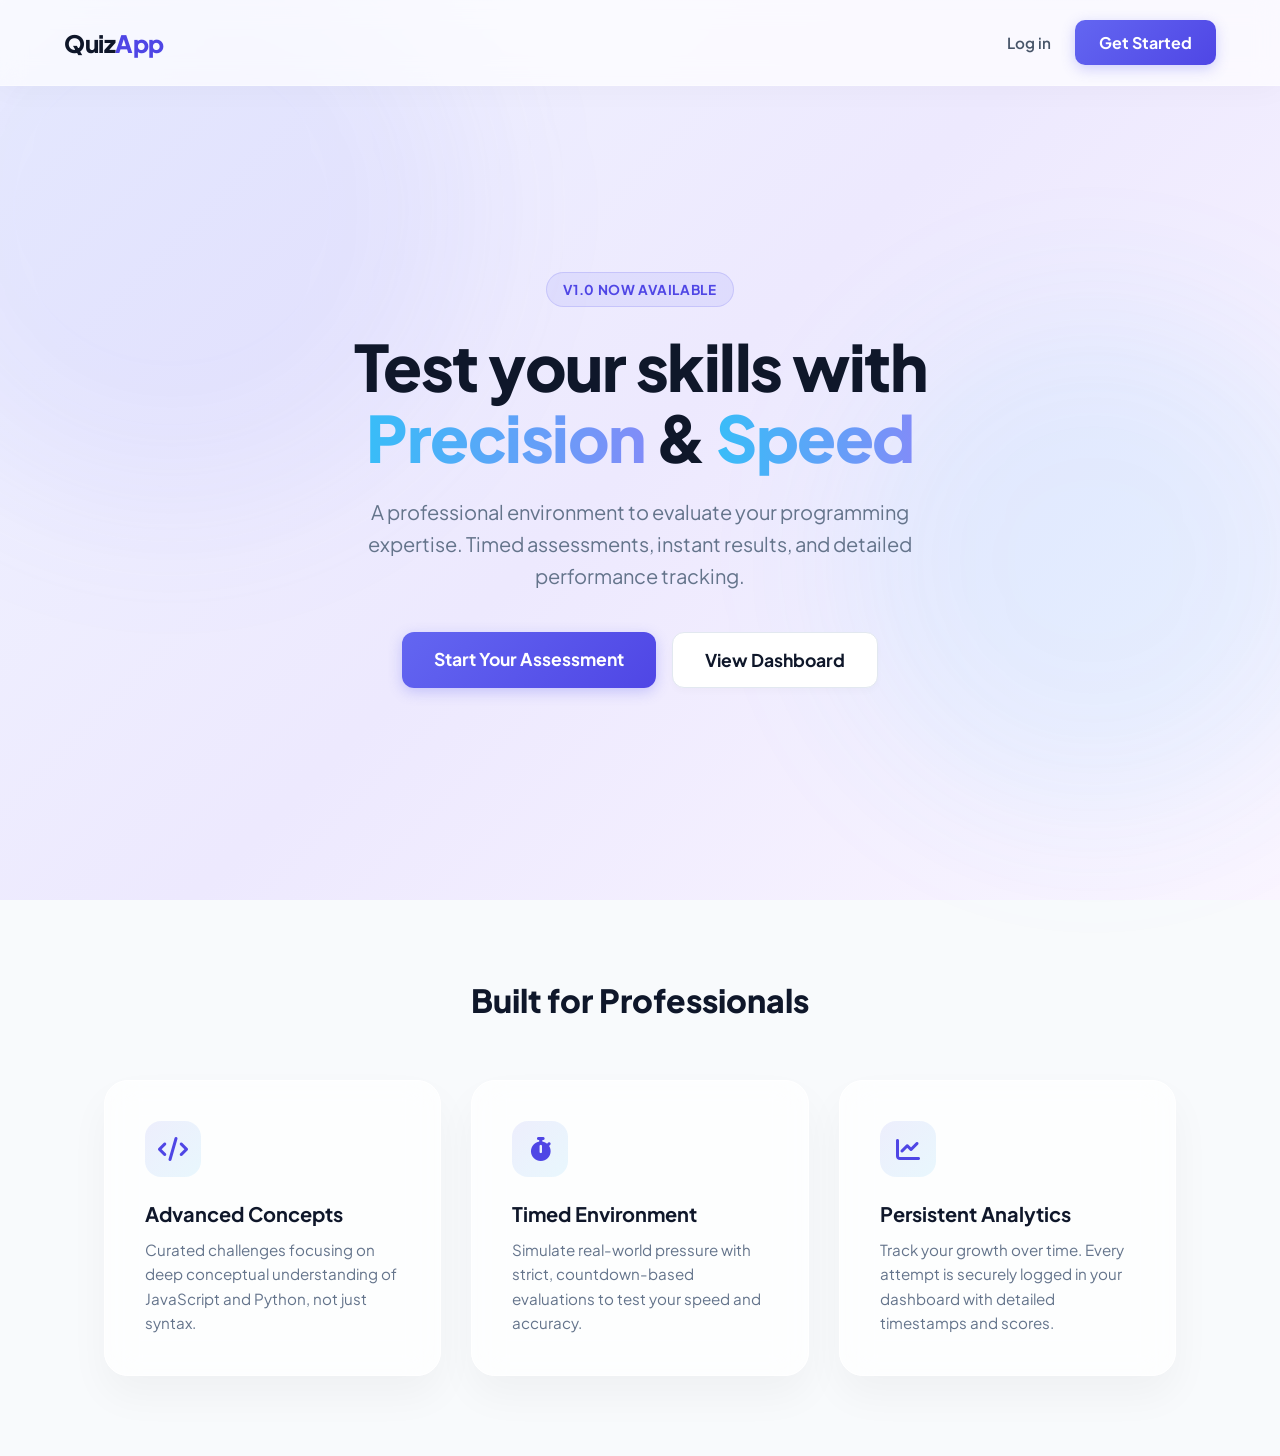
<file: My_Form/index.html>
<!DOCTYPE html>
<html lang="en">
<head>
    <meta charset="UTF-8">
    <meta name="viewport" content="width=device-width, initial-scale=1.0">
    <title>QuizApp | Assessment Platform</title>
    <link rel="stylesheet" href="https://cdnjs.cloudflare.com/ajax/libs/font-awesome/6.5.1/css/all.min.css">
    <style>
        @import url('https://fonts.googleapis.com/css2?family=Plus+Jakarta+Sans:wght@400;500;600;700;800&display=swap');

        * {
            margin: 0;
            padding: 0;
            box-sizing: border-box;
            font-family: 'Plus Jakarta Sans', sans-serif;
        }

        body {
            background-color: #f8fafc;
            color: #0f172a;
            overflow-x: hidden;
        }

        /* Ambient Background Gradients */
        .bg-gradient {
            position: absolute;
            top: 0;
            left: 0;
            width: 100%;
            height: 100vh;
            background: linear-gradient(135deg, #f0f4ff 0%, #ede9fe 50%, #faf5ff 100%);
            z-index: -1;
        }
        
        .bg-glow-1, .bg-glow-2 {
            position: absolute;
            border-radius: 50%;
            filter: blur(80px);
            z-index: -1;
            opacity: 0.6;
        }
        
        .bg-glow-1 {
            top: -10%;
            left: -10%;
            width: 600px;
            height: 600px;
            background: rgba(99, 102, 241, 0.15); /* Indigo */
        }
        
        .bg-glow-2 {
            bottom: 10%;
            right: -5%;
            width: 500px;
            height: 500px;
            background: rgba(56, 189, 248, 0.15); /* Sky Blue */
        }

        /* Navigation Bar */
        nav {
            display: flex;
            justify-content: space-between;
            align-items: center;
            padding: 20px 5%;
            background: rgba(255, 255, 255, 0.7);
            backdrop-filter: blur(12px);
            -webkit-backdrop-filter: blur(12px);
            border-bottom: 1px solid rgba(255, 255, 255, 0.3);
            position: fixed;
            top: 0;
            width: 100%;
            z-index: 100;
            box-shadow: 0 4px 30px rgba(0, 0, 0, 0.03);
        }

        .logo {
            font-size: 1.5rem;
            font-weight: 800;
            letter-spacing: -0.5px;
            color: #0f172a;
        }

        .logo span {
            color: #4f46e5; /* Indigo-600 */
        }

        .nav-links {
            display: flex;
            gap: 24px;
            align-items: center;
        }

        .nav-link {
            text-decoration: none;
            color: #475569;
            font-weight: 600;
            font-size: 0.95rem;
            transition: color 0.2s;
        }

        .nav-link:hover {
            color: #0f172a;
        }

        .btn-outline {
            padding: 10px 20px;
            border: 2px solid #e2e8f0;
            border-radius: 10px;
            text-decoration: none;
            color: #0f172a;
            font-weight: 700;
            transition: all 0.2s ease;
        }

        .btn-outline:hover {
            border-color: #cbd5e1;
            background: rgba(248, 250, 252, 0.8);
        }

        .btn-primary {
            padding: 12px 24px;
            background: linear-gradient(135deg, #6366f1 0%, #4f46e5 100%);
            border: none;
            border-radius: 10px;
            color: white;
            font-weight: 700;
            text-decoration: none;
            box-shadow: 0 4px 14px rgba(99, 102, 241, 0.3);
            transition: transform 0.2s, box-shadow 0.2s;
        }

        .btn-primary:hover {
            transform: translateY(-2px);
            box-shadow: 0 6px 20px rgba(99, 102, 241, 0.4);
        }

        /* Hero Section */
        .hero {
            min-height: 100vh;
            display: flex;
            flex-direction: column;
            align-items: center;
            justify-content: center;
            text-align: center;
            padding: 120px 20px 60px;
        }

        .pill {
            background: rgba(99, 102, 241, 0.1);
            color: #4f46e5;
            padding: 8px 16px;
            border-radius: 100px;
            font-size: 0.85rem;
            font-weight: 700;
            letter-spacing: 0.05em;
            text-transform: uppercase;
            margin-bottom: 24px;
            border: 1px solid rgba(99, 102, 241, 0.2);
        }

        h1 {
            font-size: clamp(2.5rem, 5vw, 4.5rem);
            font-weight: 800;
            line-height: 1.1;
            letter-spacing: -1.5px;
            max-width: 800px;
            margin-bottom: 24px;
        }

        h1 .highlight {
            background: linear-gradient(90deg, #38bdf8, #818cf8);
            -webkit-background-clip: text;
            background-clip: text;
            -webkit-text-fill-color: transparent;
        }

        .hero p {
            font-size: clamp(1.1rem, 2vw, 1.25rem);
            color: #64748b;
            max-width: 600px;
            line-height: 1.6;
            margin-bottom: 40px;
        }

        .cta-group {
            display: flex;
            gap: 16px;
        }

        .cta-group .btn-primary {
            padding: 16px 32px;
            font-size: 1.1rem;
            border-radius: 12px;
        }

        .cta-group .btn-secondary {
            padding: 16px 32px;
            background: white;
            color: #0f172a;
            border-radius: 12px;
            text-decoration: none;
            font-weight: 700;
            font-size: 1.1rem;
            border: 1px solid #e2e8f0;
            box-shadow: 0 4px 6px rgba(0, 0, 0, 0.02);
            transition: all 0.2s ease;
        }
        
        .cta-group .btn-secondary:hover {
            border-color: #cbd5e1;
            background: #f8fafc;
        }

        /* Features Grid */
        .features {
            padding: 80px 5%;
            max-width: 1200px;
            margin: 0 auto;
        }

        .section-title {
            text-align: center;
            font-size: 2rem;
            margin-bottom: 60px;
            font-weight: 800;
        }

        .grid {
            display: grid;
            grid-template-columns: repeat(auto-fit, minmax(300px, 1fr));
            gap: 30px;
        }

        .card {
            background: rgba(255, 255, 255, 0.7);
            backdrop-filter: blur(16px);
            border: 1px solid rgba(255, 255, 255, 1);
            padding: 40px;
            border-radius: 24px;
            box-shadow: 0 20px 40px rgba(0, 0, 0, 0.04);
            transition: transform 0.3s ease;
        }

        .card:hover {
            transform: translateY(-5px);
        }

        .card-icon {
            width: 56px;
            height: 56px;
            background: linear-gradient(135deg, rgba(99, 102, 241, 0.1), rgba(56, 189, 248, 0.1));
            border-radius: 16px;
            display: flex;
            align-items: center;
            justify-content: center;
            font-size: 1.5rem;
            color: #4f46e5;
            margin-bottom: 24px;
        }

        .card h3 {
            font-size: 1.25rem;
            margin-bottom: 12px;
            color: #0f172a;
        }

        .card p {
            color: #64748b;
            line-height: 1.6;
            font-size: 0.95rem;
        }

        @media (max-width: 768px) {
            nav { padding: 20px; }
            .nav-links { display: none; } /* Hide on mobile for simplicity */
            .cta-group { flex-direction: column; width: 100%; max-width: 300px; }
            .hero { padding-top: 100px; }
        }
    </style>
</head>
<body>

    <div class="bg-gradient"></div>
    <div class="bg-glow-1"></div>
    <div class="bg-glow-2"></div>

    <nav>
        <div class="logo">Quiz<span>App</span></div>
        <div class="nav-links">
            <a href="new_login.html" class="nav-link">Log in</a>
            <a href="new.html" class="btn-primary">Get Started</a>
        </div>
    </nav>

    <main>
        <section class="hero">
            <div class="pill">V1.0 Now Available</div>
            <h1>Test your skills with <br> <span class="highlight">Precision</span> & <span class="highlight">Speed</span></h1>
            <p>A professional environment to evaluate your programming expertise. Timed assessments, instant results, and detailed performance tracking.</p>
            
            <div class="cta-group">
                <a href="new.html" class="btn-primary">Start Your Assessment</a>
                <a href="new_login.html" class="btn-secondary">View Dashboard</a>
            </div>
        </section>

        <section class="features">
            <h2 class="section-title">Built for Professionals</h2>
            <div class="grid">
                
                <div class="card">
                    <div class="card-icon">
                        <i class="fa-solid fa-code"></i>
                    </div>
                    <h3>Advanced Concepts</h3>
                    <p>Curated challenges focusing on deep conceptual understanding of JavaScript and Python, not just syntax.</p>
                </div>

                <div class="card">
                    <div class="card-icon">
                        <i class="fa-solid fa-stopwatch"></i>
                    </div>
                    <h3>Timed Environment</h3>
                    <p>Simulate real-world pressure with strict, countdown-based evaluations to test your speed and accuracy.</p>
                </div>

                <div class="card">
                    <div class="card-icon">
                        <i class="fa-solid fa-chart-line"></i>
                    </div>
                    <h3>Persistent Analytics</h3>
                    <p>Track your growth over time. Every attempt is securely logged in your dashboard with detailed timestamps and scores.</p>
                </div>

            </div>
        </section>
    </main>

</body>
</html>
</file>
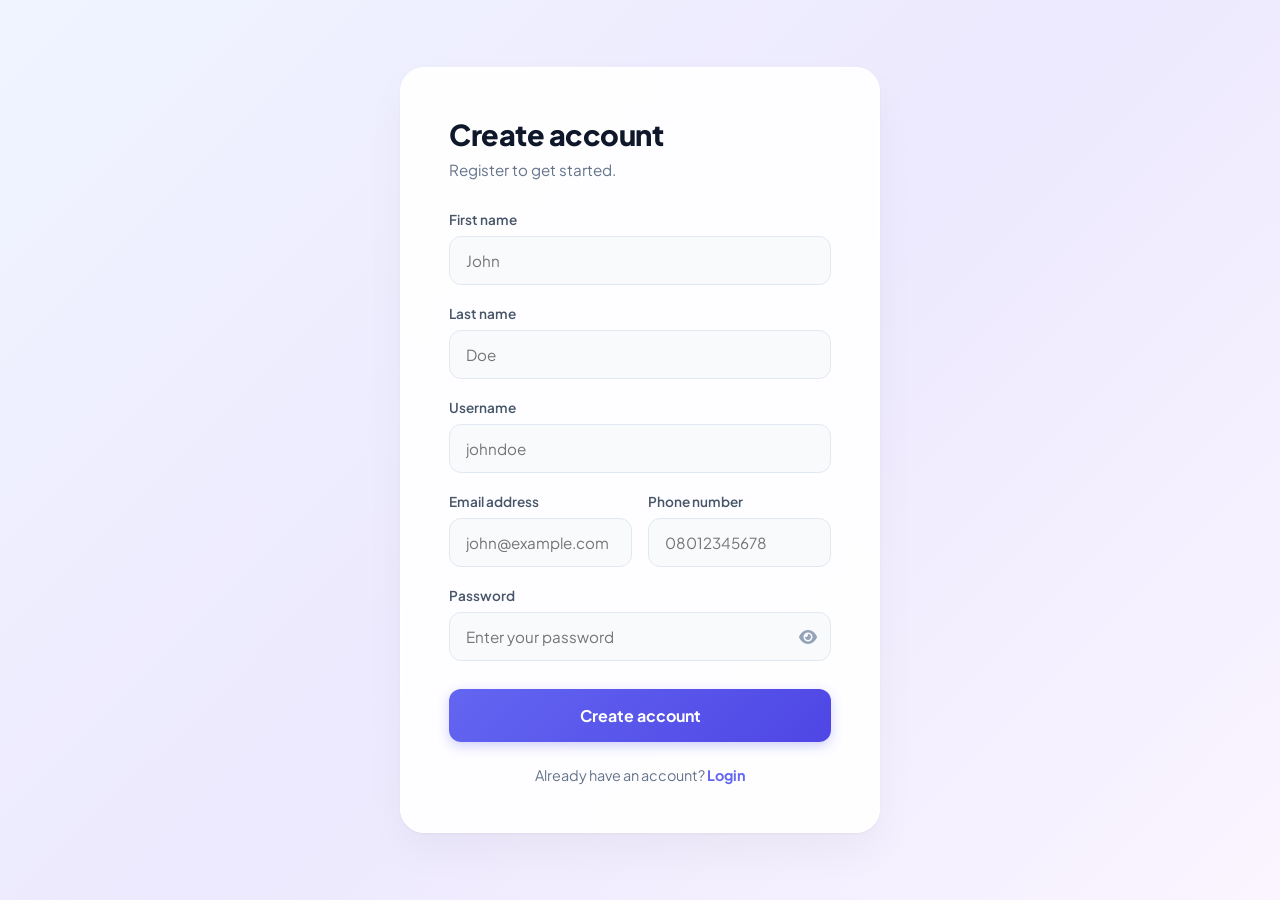
<file: My_Form/new.html>
<!DOCTYPE html>
<html lang="en">
<head>
    <meta charset="UTF-8">
    <meta name="viewport" content="width=device-width, initial-scale=1.0">
    <title>Document</title>
    <link rel="stylesheet" href="new.css" >
    <link rel="stylesheet" href="https://cdnjs.cloudflare.com/ajax/libs/font-awesome/6.5.1/css/all.min.css">

</head>
<body>

<div class="auth-container">

    <div class="auth-card">

        <!-- <a class="auth-brand" href="index.html">Quiz<span>App</span></a> -->
        <!-- <div class="logo">AUTH<span>APP</span></div> -->

        <h1>Create account</h1>
        <p class="subtitle">Register to get started.</p>

        <form id="registerForm">            

        <div class="name-row">

            <div class="input-group">
                <label>First name</label>
                <input
                    type="text"
                    maxlength="50"
                    id="firstname"
                    placeholder="John"
                    autocomplete="given-name"
                    required
                >
            </div>

            <div class="input-group">
                <label>Last name</label>
                <input
                    type="text"
                    id="lastname"
                    placeholder="Doe"
                    autocomplete="family-name"
                    required
                >
            </div>

            </div>

            <div class="input-group">
                <label>Username</label>
                <input type="text" id="username" placeholder="johndoe" autocomplete="username" autocapitalize="none" spellcheck="false" required>
            </div>


    <!-- NEW: Email & Phone Number Row -->
    <div class="input-row">

        <div class="input-group">
        <label for="email">Email address</label>
        <input type="email" id="email" placeholder="john@example.com"  autocomplete="email" required>
        </div>


        <div class="input-group">
        <label for="phone">Phone number</label>
        <input type="tel" id="phone" placeholder="08012345678" required>
        </div>
        
    </div>

  

            <div class="input-group">
    <label for="password">Password</label>

    <div class="password-wrapper">
        <input
            type="password"
            id="password"
            placeholder="Enter your password"
            minlength="8"
            required
        >
        <i class="fa-solid fa-eye" id="togglePassword"></i>
    </div>

    <p class="password-rule" id="passwordRule" aria-live="polite">
        At least 8 characters
    </p>
</div>

            <button type="submit">
                Create account
            </button>

        </form>

        <!-- <p id="registerMessage" class="message"> </p> -->
        <p id="registerMessage" class="message" role="alert"></p>

        <p class="switch">
            Already have an account?
            <a href="new_login.html">Login</a>
        </p>

    </div>

</div>

<script src="config.js"></script>
<script src="auth.js"></script>
</body>
</html>
</file>
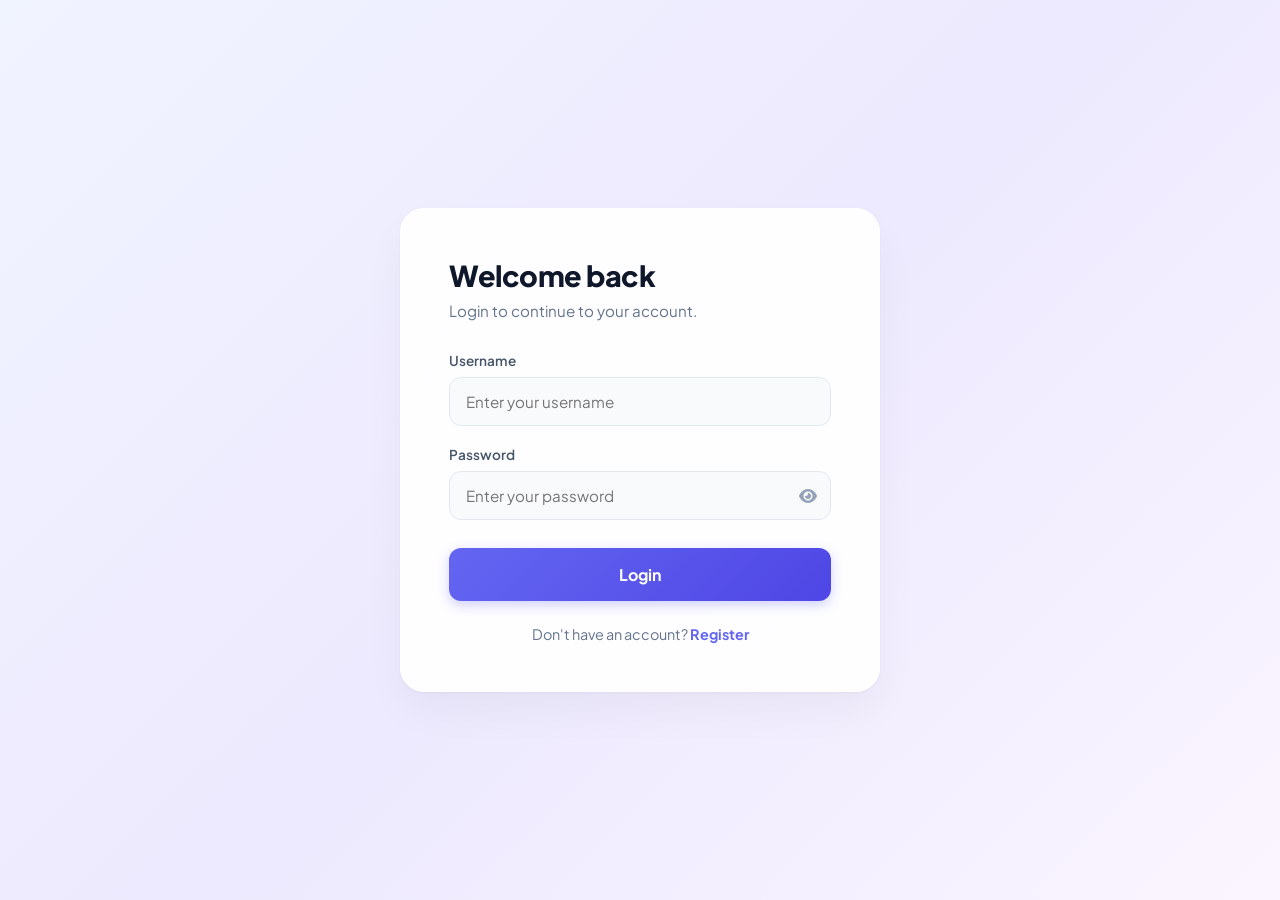
<file: My_Form/new_login.html>
<!DOCTYPE html>
<html lang="en">
<head>
    <meta charset="UTF-8">
    <meta name="viewport" content="width=device-width, initial-scale=1.0">
    <title>Sign in | QuizApp</title>
    <link rel="stylesheet" href="new.css" >
    <link rel="stylesheet" href="https://cdnjs.cloudflare.com/ajax/libs/font-awesome/6.5.1/css/all.min.css">

</head>
<body>
    
    <div class="auth-container">

        <!-- <a class="auth-brand" href="index.html">Quiz<span>App</span></a> -->
       <div class="auth-card"> 

        <h1>Welcome back</h1>
        <p class="subtitle">
            Login to continue to your account.
        </p>

      <form id="loginForm">

        <div class="input-group">
            <label>Username</label>
            <input type="text" id="loginUsername" placeholder="Enter your username" autocomplete="username" required >
        </div>


        <div class="input-group">
            <label for="password">Password</label>

            <div class="password-wrapper">
                <input type="password" id="password" placeholder="Enter your password" minlength="8" autocomplete="current-password" required>
                <i class="fa-solid fa-eye" id="togglePassword"></i>
            </div>

            <p class="password-rule" id="passwordRule" aria-live="polite">
                At least 8 characters
            </p>
        </div>


            <button type="submit">  Login  </button>

      </form>

        <!-- <p id="loginMessage" class="message"></p> -->
      <p id="loginMessage" class="message" role="alert"></p>

        <p class="switch">
            Don't have an account?
            <a href="new.html">Register</a>
        </p>

      </div>

    </div>

<script src="config.js"></script>
<script src="new_login.js"></script>

</body>
</html>
</file>
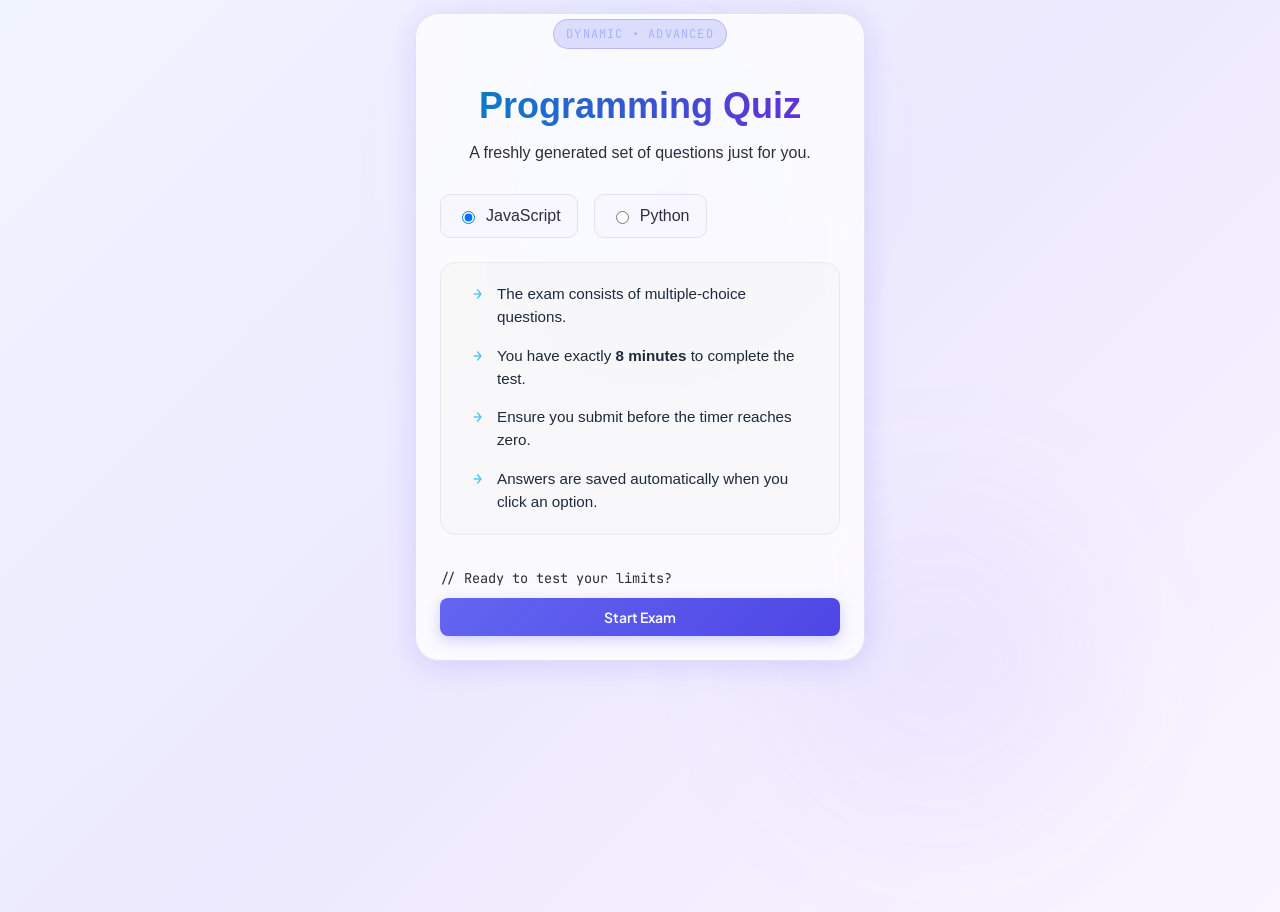
<file: My_Form/quiz.html>
<!DOCTYPE html>
<html lang="en">
<head>
    <meta charset="UTF-8">
    <meta name="viewport" content="width=device-width, initial-scale=1.0">
    <title>Take Exam</title>
    <link rel="stylesheet" href="quiz.css" >

    <link rel="preconnect" href="https://fonts.googleapis.com">
    <link rel="preconnect" href="https://fonts.gstatic.com" crossorigin>
    <link href="https://fonts.googleapis.com/css2?family=JetBrains+Mono:wght@400;500&family=Plus+Jakarta+Sans:wght@400;500;700;800&display=swap" rel="stylesheet">


    <style>
              /* Premium Animated Button */
        .start-btn {
            width: 100%;
            transition: all 0.3s cubic-bezier(0.4, 0, 0.2, 1);
            box-shadow: 0 4px 12px rgba(79, 70, 229, 0.3);
        }

        .start-btn:hover {
            background: var(--btn-hover);
            transform: translateY(-2px);
            box-shadow: 0 8px 20px rgba(79, 70, 229, 0.5);
        }

        .start-btn:active {
            transform: translateY(1px);
        }
    </style>

</head>
<body  class="light-theme">

    <div class="theme-wrapper">
        <!-- <button id="theme-toggle">🌙</button> -->

      <div id="container">  
        
        <!-- <div class="quiz-header">
            <span class="badge">
                V1.0 • Advanced
            </span>
            <h1 class="quiz-title">Programming Quiz</h1>
            <p class="quiz-subtitle">
              Welcome to this curated collection of challenging Python and JavaScript conceptual exam questions.
            </p>
        </div>

        <ul class="rules-list">
            <li>The exam consists of multiple-choice questions.</li>
            <li>You have exactly <strong>8 minutes</strong> to complete the test.</li>
            <li>Ensure you submit before the timer reaches zero.</li>
            <li>Answers are saved automatically when you click an option.</li>
        </ul>

        <div class="quiz-action">
            <p class="action-text">// Ready to test your limits?</p>
            <button id="start-btn">Start Exam</button>
        </div> -->

    </div> 

  </div>

    <div id="pop-container">
      <div id="pop-up">

        <span id="pop-text"> Do you want to submit?</span> 

        <span id="pop-btn"> 
            <button id="Yes-btn">Yes</button>
            <button id="No-btn">No</button> 
        </span>

      </div>

    </div>

    <script src="config.js"></script>
    <script src="quiz.js"> </script>
    <script src="logout.js"></script>

</body>
</html>
</file>
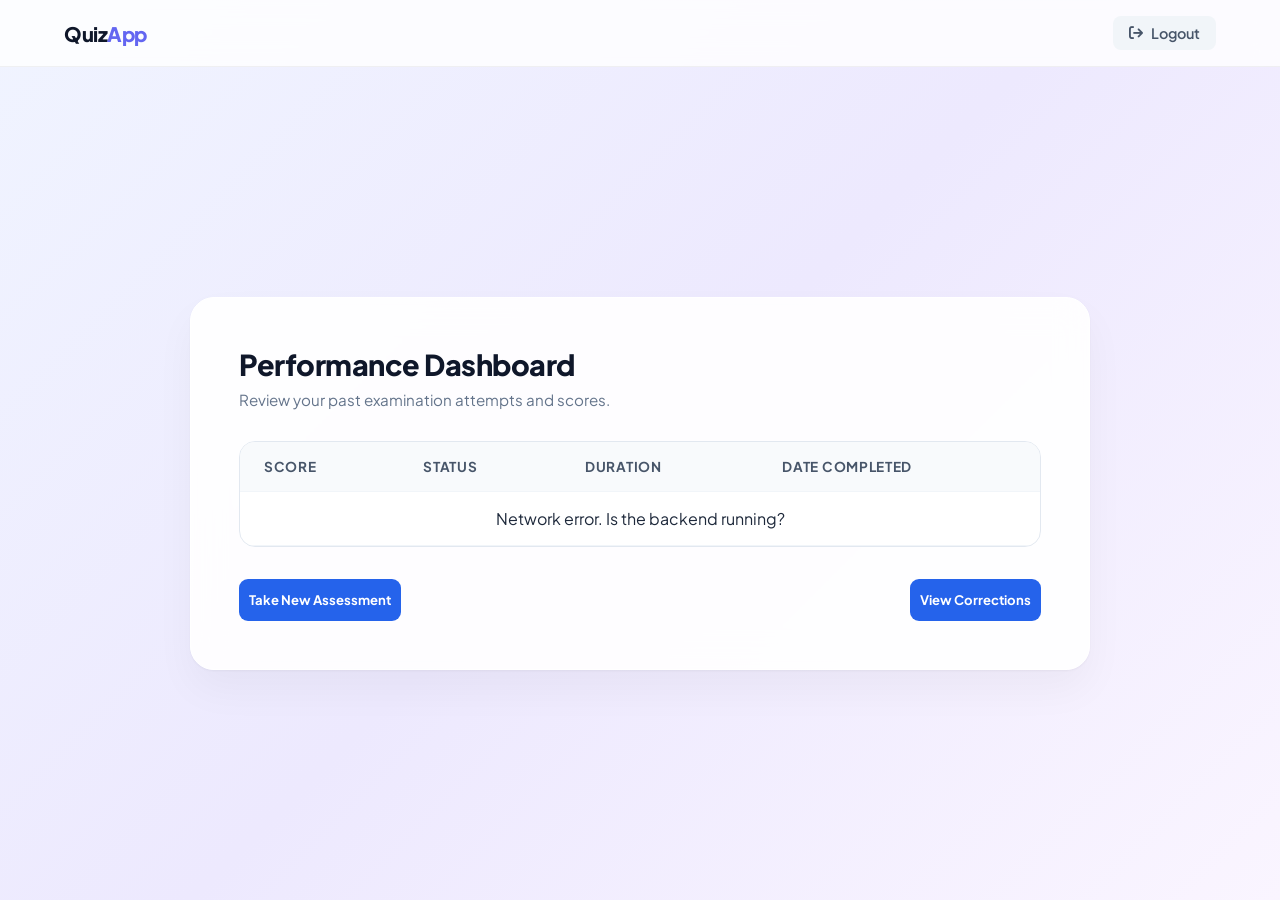
<file: My_Form/results.html>
<!DOCTYPE html>
<html lang="en">
<head>
    <meta charset="UTF-8">
    <meta name="viewport" content="width=device-width, initial-scale=1.0">
    <title>Dashboard | Your Results</title>
   <link rel="stylesheet" href="corrections.css">
    <link rel="stylesheet" href="new.css">
    <link rel="stylesheet" href="https://cdnjs.cloudflare.com/ajax/libs/font-awesome/6.5.1/css/all.min.css">
</head>



<body>

    <nav class="app-nav">
        <div class="logo">Quiz<span>App</span></div>
        <button id="logout-btn" class="logout-btn">
            <i class="fa-solid fa-arrow-right-from-bracket"></i> Logout
        </button>
    </nav>

    <div class="auth-container">
        <div class="auth-card dashboard-card">
            <h1>Performance Dashboard</h1>
            <p class="subtitle">Review your past examination attempts and scores.</p>
            
            <div class="table-container">
                <table id="resultsTable">
                    <thead>
                        <tr>
                            <!-- <th>Candidate</th> -->
                            <th>Score</th>
                            <th>Status</th>
                            <th>Duration</th>
                            <th>Date Completed</th>
                        </tr>
                    </thead>
                    <tbody id="tableBody">
                        <!-- Data injected via JS -->
                        <tr><td colspan="4" style="text-align:center; padding: 40px;">Loading results...</td></tr>
                    </tbody>
                </table>
            </div>
            
            <!-- <button onclick="window.location.href='quiz.html'" style="margin-top: 32px; max-width: 250px;">
                Take New Assessment
            </button>

             <button id="view-corrections-btn">View Corrections</button> -->

            <div class="results-actions">
                <button onclick="window.location.href='quiz.html'">
                    Take New Assessment
                </button>
                <button id="view-corrections-btn">
                    View Corrections
                </button>
            </div>



        </div>
    </div>





    <!--
    <div class="auth-container">
        <div class="auth-card" style="max-width: 800px;">
            <h1>Exam History</h1>
            <p class="subtitle">Your previous quiz attempts and scores.</p>
            
            <div class="table-container">
                <table id="resultsTable">
                    <thead>
                        <tr>
                            <th>Name</th>
                            <th>Score</th>
                            <th>Time Taken</th>
                            <th>Date & Time</th>
                        </tr>
                    </thead>
                    <tbody id="tableBody">
                        Data injected via JS
                    </tbody>
                </table>
            </div>
            
            <div class="home-actions" style="margin-top: 30px;">
                <a href="quiz.html">Take Another Quiz</a>
            </div>
        </div>
    </div>
 -->


    <script src="config.js"></script>
    <script src="results.js"></script>
    <script src="logout.js"></script>

</body>
</html>
</file>
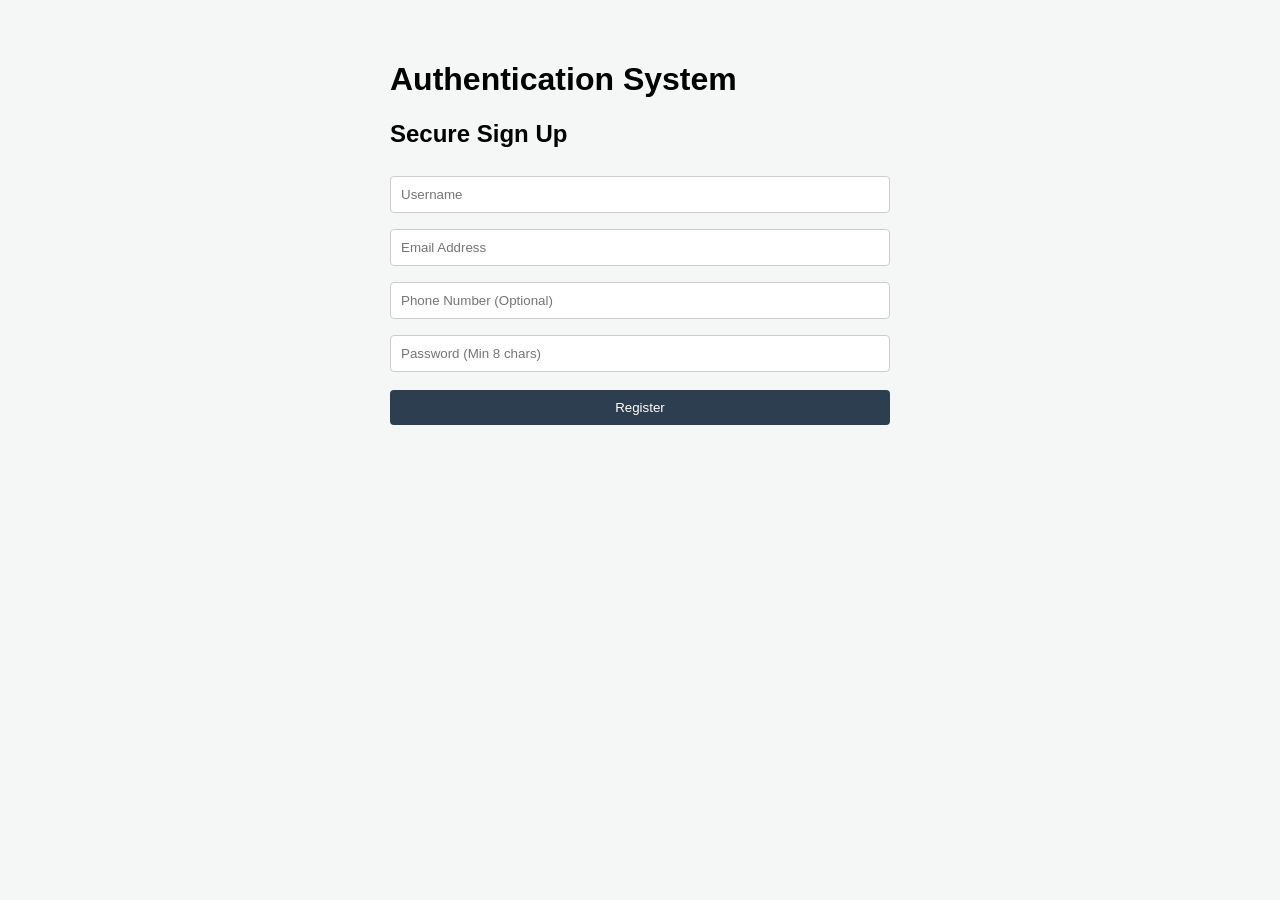
<file: My_Form/signup.html>
<!DOCTYPE html>
<html lang="en">
<head>
    <meta charset="UTF-8">
    <meta name="viewport" content="width=device-width, initial-scale=1.0">
    <title>Decoupled Auth Flow</title>
    <link rel="stylesheet" href="signup.css">
</head>
<body>
 
    <div class="container">
        <h1>Authentication System</h1>

        <!-- index.html -->
        <h2>Secure Sign Up</h2>
        <form id="signupForm">
            <input type="text" id="signUsername" placeholder="Username" required>
            <input type="email" id="signEmail" placeholder="Email Address" required>
            <input type="text" id="signPhone" placeholder="Phone Number (Optional)">
            <input type="password" id="signPassword" placeholder="Password (Min 8 chars)" required>
            <button type="submit">Register</button>
        </form>
        <p id="signupMessage"></p>
        
        
        <!-- Signup Form
        <div class="card">
            <h2>Sign Up</h2>
            <form id="signupForm">
                <input type="text" id="signUsername" placeholder="Username" required>
                <input type="password" id="signPassword" placeholder="Password" required>
                <button type="submit">Register</button>
            </form>
            <p id="signupMessage" class="message"></p>
        </div> -->


        <!-- Login Form
        <div class="card">
            <h2>Login</h2>
            <form id="loginForm">
                <input type="text" id="logUsername" placeholder="Username" required>
                <input type="password" id="logPassword" placeholder="Password" required>
                <button type="submit">Login</button>
            </form>
            <p id="loginMessage" class="message"></p>
        </div>  -->

        <!-- Protected Dashboard 
        <div class="card dashboard">
            <h2>Secure Dashboard</h2>
            <button id="getProtectedData">Fetch Secret Data</button>
            <button id="logoutBtn" style="background-color: #e74c3c;">Logout</button>
            <div id="dashboardData" class="data-box"></div>
        </div> -->

    </div>

    
    <!-- <script src="auth.js"></script> -->

</body>
</html>
</file>
<file: My_Form/new.css>
@import url('https://fonts.googleapis.com/css2?family=Plus+Jakarta+Sans:wght@400;500;600;700;800&display=swap');


* {
    margin: 0;
    padding: 0;
    box-sizing: border-box;
    font-family: 'Plus Jakarta Sans', sans-serif;
}

body {
    background: linear-gradient(135deg, #f0f4ff 0%, #ede9fe 50%, #faf5ff 100%);
    color: #1e293b;
    min-height: 100vh;
    display: flex;
    flex-direction: column;
}

/* ====================
   APP NAVIGATION
   ==================== */
.app-nav {
    display: flex;
    justify-content: space-between;
    align-items: center;
    padding: 16px 5%;
    background: rgba(255, 255, 255, 0.8);
    backdrop-filter: blur(12px);
    border-bottom: 1px solid rgba(0, 0, 0, 0.05);
    position: sticky;
    top: 0;
    z-index: 100;
}

.app-nav .logo {
    font-size: 1.25rem;
    font-weight: 800;
    letter-spacing: -0.5px;
    color: #0f172a;
}

.app-nav .logo span {
    color: #6366f1;
}

.logout-btn {
    background: #f1f5f9;
    color: #475569;
    border: none;
    padding: 8px 16px;
    border-radius: 8px;
    font-size: 0.9rem;
    font-weight: 600;
    cursor: pointer;
    transition: all 0.2s ease;
    display: flex;
    align-items: center;
    gap: 8px;
    width: auto;
    flex-shrink: 0;
    white-space: nowrap;
}
 

.logout-btn:hover {
    background: #fee2e2;
    color: #ef4444;
}

/* ====================
   AUTH PAGES & CARDS
   ==================== */
.auth-container {
    flex: 1;
    display: flex;
    align-items: center;
    justify-content: center;
    padding: 40px 20px;
}

.auth-card {
    width: 100%;
    max-width: 480px;
    background: rgba(255, 255, 255, 0.9);
    backdrop-filter: blur(16px);
    padding: 48px;
    border-radius: 24px;
    border: 1px solid rgba(255, 255, 255, 1);
    box-shadow: 0 20px 40px rgba(0, 0, 0, 0.04), 0 1px 3px rgba(0,0,0,0.05);
}

.auth-card h1 {
    font-size: 1.8rem;
    font-weight: 800;
    color: #0f172a;
    margin-bottom: 8px;
    letter-spacing: -0.5px;
}

.subtitle {
    color: #64748b;
    font-size: 0.95rem;
    margin-bottom: 32px;
}

/* ====================
   FORM INPUTS
   ==================== */


.input-row {
    display: flex;
    gap: 16px;
    width: 100%;
}


.input-group {
    margin-bottom: 20px;
    position: relative;
    width: 100%;
}

.input-group label {
    display: block;
    font-size: 0.85rem;
    font-weight: 600;
    color: #475569;
    margin-bottom: 8px;
}

.input-group input {
    width: 100%;
    padding: 14px 16px;
    background: #f8fafc;
    border: 1px solid #e2e8f0;
    border-radius: 12px;
    outline: none;
    font-size: 0.95rem;
    color: #1e293b;
    transition: all 0.2s ease;
}

.input-group input:focus {
    background: #ffffff;
    border-color: #6366f1;
    box-shadow: 0 0 0 4px rgba(99, 102, 241, 0.1);
}

.password-wrapper { position: relative; }
#togglePassword {
    position: absolute;
    right: 16px;
    top: 50%;
    transform: translateY(-50%);
    cursor: pointer;
    color: #94a3b8;
    transition: color 0.2s;
}
#togglePassword:hover { color: #6366f1; }

/* ====================
   BUTTONS
   ==================== */
button[type="submit"] {
    width: 100%;
    border: none;
    padding: 16px;
    border-radius: 12px;
    background: linear-gradient(135deg, #6366f1 0%, #4f46e5 100%);
    color: white;
    font-size: 1rem;
    font-weight: 700;
    cursor: pointer;
    transition: transform 0.2s, box-shadow 0.2s;
    box-shadow: 0 4px 12px rgba(99, 102, 241, 0.3);
    margin-top: 8px;
}

button[type="submit"]:hover {
    transform: translateY(-2px);
    box-shadow: 0 8px 20px rgba(99, 102, 241, 0.4);
}

.switch {
    margin-top: 24px;
    text-align: center;
    font-size: 0.9rem;
    color: #64748b;
}

.switch a {
    color: #6366f1;
    text-decoration: none;
    font-weight: 700;
}

button[type="submit"]:disabled {
  opacity: .65;
  cursor: not-allowed;
  transform: none;
  box-shadow: none;
}


/* ====================
   RESULTS DASHBOARD
   ==================== */
.dashboard-card {
    max-width: 900px;
}

.table-container {
    width: 100%;
    overflow-x: auto;
    margin-top: 24px;
    border-radius: 16px;
    border: 1px solid #e2e8f0;
    background: white;
}

table {
    width: 100%;
    border-collapse: collapse;
    text-align: left;
}

th, td {
    padding: 16px 24px;
    border-bottom: 1px solid #f1f5f9;
}

th {
    background: #f8fafc;
    color: #475569;
    font-weight: 700;
    font-size: 0.85rem;
    text-transform: uppercase;
    letter-spacing: 0.05em;
}

tbody tr { transition: background 0.2s; }
tbody tr:hover { background: #f8fafc; }

.status-badge {
    padding: 6px 12px;
    border-radius: 20px;
    font-size: 0.8rem;
    font-weight: 700;
}
.status-pass { background: #dcfce7; color: #166534; }
.status-fail { background: #fee2e2; color: #991b1b; }

.results-actions {
    display: flex;
    justify-content: space-between;  /* first left, second right */
    align-items: center;
    gap: 12px;
    margin-top: 32px;
    flex-wrap: nowrap;               /* keep one row on mobile */
}

.results-actions button {
    flex: 0 1 auto;
    width: auto;
    max-width: calc(50% - 6px);      /* prevents overflow on small screens */
    min-width: 0;
    padding: 14px 18px;
}

@media (max-width: 600px) {
    .input-row { flex-direction: column; gap: 0; }
    .auth-card { padding: 32px 24px; }
}

.results-actions { gap: 8px; }

    .results-actions button {
        padding: 12px 10px;
        font-size: 0.82rem;
        line-height: 1.3;
    }
This keeps






/*  *, *::before, *::after {
    margin: 0;
    padding: 0;
    box-sizing: border-box;
}

/* * {
    margin: 0;
    padding: 0;
    box-sizing: border-box;
} */

/* body {
    font-family: Arial, sans-serif;
    background: #f4f5f7;
    color: #202124;
} */

/* ====================
   AUTH PAGES
   ==================== */
/* 
.auth-container {
    min-height: 100vh;
    display: flex;
    align-items: center;
    justify-content: center;
    padding: 20px;
}

.auth-card {
    width: 100%;
    max-width: 500px;
    background: white;
    padding: 42px;
    border-radius: 10px;
    border: 1px solid #e5e7eb;
    box-shadow: 0 15px 40px rgba(0, 0, 0, 0.06);
}

.login-card {
    max-width: 430px;
}

.logo {
    font-size: 20px;
    font-weight: 800;
    letter-spacing: -0.5px;
    margin-bottom: 35px;
}

.logo span {
    color: #2563eb;
}

.auth-card h1 {
    font-size: 30px;
    margin-bottom: 8px;
}

.subtitle {
    color: #6b7280;
    margin-bottom: 28px;
} */

/* ====================
   FORM
   ==================== */

/* .name-row {
    display: flex;
    gap: 14px;
}

.name-row .input-group {
    width: 50%;
} */

/* Flexbox to place fields side-by-side
.input-row {
  display: flex;
  gap: 20px; Space between the two columns 
  width: 100%;
} */
/* 
.input-row .input-group {
  flex: 1; Ensures both inputs in the row take up equal space
}


.input-group {
    margin-bottom: 18px;
    position: relative; add to your existing .input-group rule

}

.input-group label {
    display: block;
    font-size: 14px;
    font-weight: 600;
    margin-bottom: 7px;
} */

/* .input-group input {
    width: 100%;
    padding: 13px 14px;
    border: 1px solid #d1d5db;
    border-radius: 9px;
    outline: none;
    font-size: 15px;
    transition: 0.2s;
}

.input-group input:focus {
    border-color: #2563eb;
    box-shadow: 0 0 0 3px rgba(37, 99, 235, 0.1);
}

#password {
    padding-right: 44px;    prevents text from going under the icon 
} */
/* 
#togglePassword {
    position: absolute;
    right: 14px;
    bottom: 18px;  aligns with the input's vertical padding 
    font-size: 16px;
    color: #6b7280;
    cursor: pointer;
    z-index: 1;
} */

#togglePassword:hover {
    color: #2563eb;
}

.password-rule {
    display: none;
    margin-top: 7px;
    font-size: 13px;
    color: #6b7280;
}

.password-rule.show {
    display: block;
}

.password-rule.valid {
    color: #15803d;
}

.password-rule.invalid {
    color: #dc2626;
}





.password-wrapper {
    position: relative;
}

#password {
    padding-right: 44px;
}

#togglePassword {
    position: absolute;
    right: 14px;
    top: 50%;
    transform: translateY(-50%);
    cursor: pointer;
}






button {
    width: 100%;
    border: none;
    padding: 14px;
    border-radius: 9px;
    background: #2563eb;
    color: white;
    font-size: 15px;
    font-weight: 700;
    cursor: pointer;
    transition: 0.2s;
}

button:hover {
    background: #1d4ed8;
} 

/* ====================
   MESSAGES
   ==================== */
/* 
.message {
    margin-top: 16px;
    font-size: 14px;
    font-weight: 600;
}

.success {
    color: #15803d;
}

.error {
    color: #dc2626;
}

.switch {
    margin-top: 24px;
    text-align: center;
    font-size: 14px;
    color: #6b7280;
}

.switch a {
    color: #2563eb;
    text-decoration: none;
    font-weight: 700;
} */

/* ====================
   NAVBAR
   ==================== */
/* 
nav {
    height: 72px;
    padding: 0 7%;
    background: white;
    border-bottom: 1px solid #e5e7eb;

    display: flex;
    align-items: center;
    justify-content: space-between;
}

nav .logo {
    margin: 0;
}

.logout {
    width: auto;
    padding: 9px 18px;
    background: #111827;
}

.logout:hover {
    background: #374151;
} */

/* ====================
   HOME
   ==================== */
/*
.home {
    min-height: calc(100vh - 72px);
    display: flex;
    align-items: center;
    justify-content: center;
   
    text-align: center;
    padding: 30px;
}

.home > div {
    max-width: 650px;
}

.welcome-label {
    font-size: 12px;
    font-weight: 800;
    color: #2563eb;
    letter-spacing: 2px;
    margin-bottom: 15px;
}

.home h1 {
    font-size: 48px;
    letter-spacing: -1.5px;
    margin-bottom: 15px;
}

.home p {
    color: #6b7280;
    font-size: 17px;
    line-height: 1.6;
}

.home-actions {
    display: flex;
    justify-content: center;
    gap: 12px;
    margin-top: 30px;
}

.home-actions a {
    padding: 12px 22px;
    border-radius: 8px;
    text-decoration: none;
    font-weight: 700;
    background: #2563eb;
    color: white;
}

.home-actions a:last-child {
    background: #111827;
}



/* ====================
   MOBILE
   ==================== */

/* @media (max-width: 480px) {
    .auth-card {
        padding: 28px 22px;
    } */

    /* Target BOTH rows to stack vertically on mobile */
 /*   .name-row,
    .input-row {
        flex-direction: column;
        gap: 0;
    }

    .name-row .input-group,
    .input-row .input-group {
        width: 100%;
    }

    .home h1 {
        font-size: 36px;
    }

    nav {
        padding: 0 20px;
    }
}     */




/* ====================
   MOBILE
   ==================== */

   /*
@media (max-width: 600px) {

    .auth-card {
        padding: 28px 22px;
    }

    .name-row {
        flex-direction: column;
        gap: 0;
    }

    .name-row .input-group {
        width: 100%;
    }

    .home h1 {
        font-size: 36px;
    }

    nav {
        padding: 0 20px;
    }
} */
</file>
<file: My_Form/quiz.css>
/* NEW: language picker on the start screen */
.topic-picker {
    display: flex;
    gap: 1rem;
    margin: 1.5rem 0;
    flex-wrap: wrap;
}

.topic-picker label {
    display: flex;
    align-items: center;
    gap: 0.5rem;
    padding: 0.75rem 1rem;
    border: 1px solid var(--option-border);
    border-radius: 10px;
    background: var(--option-bg);
    cursor: pointer;
}

.topic-picker label:hover {
    background: var(--option-hover);
}

/* NEW: simple loading/error text */
.loading-text,
.error-box {
    text-align: center;
    padding: 2rem;
}













:root {
    --bg-color: #c9c9ec;
    --container-bg: #8383a4;
    --text-color: #e5e5faf3;
    --text-muted: #9999c0;
    --heading-color: #ffffff;

    --bg-gradient: linear-gradient(135deg, #6c7ca2 0%, #8582ab 50%, #8f9bb8 100%);
    --card-bg: rgba(30, 41, 59, 0.7);
    --card-border: rgba(255, 255, 255, 0.08);
    --text-primary: #f8fafc;
    --text-secondary: #94a3b8;
    --accent-gradient: linear-gradient(90deg, #38bdf8, #818cf8);
    --btn-gradient: linear-gradient(135deg, #4f46e5, #6366f1);
    --btn-hover: linear-gradient(135deg, #4338ca, #4f46e5);

    --code-bg: #29294d;
    --code-text: #f5f5fc;
    --code-border: #111180;

    --option-bg: #202046;
    --option-hover: #282860;
    --option-selected: #7c6bff;
    --option-border: #2a2a5a;

    --border-color: #2a2a50;

    --btn-bg: #7c6bff;
    --btn-text: #ffffff;
    --btn-hover-bg: #6a5ae6;
    --btn-hover-text: #ffffff;

    --submit-bg: #00d4aa;
    --submit-text: #0a0a16;
    --submit-hover-bg: #00bc96;

    --correct-color: #00d4aa;
    --incorrect-color: #ff6b8a;
    --accent-color: #7c6bff;

    --progress-bg: #2a2a5a;
    --progress-bar: #7c6bff;
    --progress-text: #e8e8f5;

    --scrollbar-track: #12122a;
    --scrollbar-thumb: #2a2a5a;

    --popup-bg: #12122a;
    --popup-text: #e8e8f5;
    --popup-overlay: rgba(0, 0, 0, 0.7);

    --shadow: 0 8px 40px rgba(0, 0, 0, 0.5);
    --glow: 0 0 30px rgba(124, 107, 255, 0.08);
    --transition-fast: 0.15s;
    --transition-normal: 0.3s;
}

body.light-theme {
    --bg-color: #f0edf8;
    --container-bg: #ffffff;
    --text-color: #2d2d3d;
    --text-muted: #7a7a9a;
    --heading-color: #1a1a2e;

    --code-bg: #f5f3ff;
    --code-text: #2d2d3d;
    --code-border: #e5e0f0;

    --option-bg: #f8f7ff;
    --option-hover: #efecff;
    --option-selected: #6c63ff;
    --option-border: #e5e0f0;

    --border-color: #e5e0f0;

    --btn-bg: #6c63ff;
    --btn-text: #ffffff;
    --btn-hover-bg: #5a52e0;
    --btn-hover-text: #ffffff;

    --submit-bg: #00c9a7;
    --submit-text: #ffffff;
    --submit-hover-bg: #00b894;

    --correct-color: #00b894;
    --incorrect-color: #e17055;
    --accent-color: #6c63ff;

    --progress-bg: #e5e0f0;
    --progress-bar: #6c63ff;
    --progress-text: #2d2d3d;

    --scrollbar-track: #f0edf8;
    --scrollbar-thumb: #ccc5e0;

    --popup-bg: #ffffff;
    --popup-text: #2d2d3d;
    --popup-overlay: rgba(0, 0, 0, 0.3);

    --shadow: 0 8px 32px rgba(108, 99, 255, 0.12);



    --bg-gradient: linear-gradient(135deg, #f0f4ff 0%, #ede9fe 50%, #faf5ff 100%);
    --card-bg: rgba(255, 255, 255, 0.75);
    --card-border: rgba(0, 0, 0, 0.08);
    --text-primary: #1e293b;
    --text-secondary: #64748b;
    --accent-gradient: linear-gradient(90deg, #0284c7, #6d28d9);
    --btn-gradient: linear-gradient(135deg, #6d28d9, #7c3aed);
    --btn-hover: linear-gradient(135deg, #5b21b6, #6d28d9);
}

*, *::before, *::after {
    box-sizing: border-box;
}

body {

    background: var(--bg-gradient);
    transition: background var(--transition-normal), color var(--transition-normal);
    font-family: -apple-system, BlinkMacSystemFont, "Segoe UI", Roboto, sans-serif;
     margin-top: 4px;
    min-height: 100vh;
    display: flex;
    justify-content: center;
    padding: 5px ;
    padding-bottom: 20px;
    padding-left: 16px;
    padding-right: 16px;
    position: relative;
}

 /* Ambient background glow objects */
        body::before, body::after {
            content: '';
            position: fixed;
            width: 300px;
            height: 300px;
            border-radius: 50%;
            background: rgba(99, 102, 241, 0.15);
            filter: blur(80px);
            z-index: 0;
        }
      
        body::after { bottom: 10%; right: 15%; }

    body.light-theme::before {
        background: rgba(56, 189, 248, 0.06);
    }

    body.light-theme::after {
        background: rgba(99, 102, 241, 0.06);
    }


    .theme-wrapper {
        width: 100%;
        max-width: 450px;
        position: relative;
    
        z-index: 1;
    }

#theme-toggle {
    background: var(--btn-bg);
    color: var(--btn-text);
    position: absolute;
    top: 15px;
     right: 17px;
     left: auto;
    border: none;
    border-radius: 50%;
    padding: 8px 8px;
    cursor: pointer;
    font-size: 14px;
    font-weight: 500;
    transition: background var(--transition-fast), color var(--transition-fast);
    margin-left: auto;
    display: block;
     z-index: 10;
}

#theme-toggle:hover {
    background: var(--btn-hover-bg);
    color: var(--btn-hover-text);
}

#container {
    background: var(--card-bg);
    backdrop-filter: blur(16px);

    color: var(--text-color);
    width: 100%;
    margin-top: 4px;
    border: 1px solid var(--border-color);
    padding-top: 5px;
    padding-bottom: 24px;
    padding-left: 24px ;
    padding-right: 24px;
    border-radius: 24px;
    box-shadow: var(--shadow), var(--glow);
    transition: background var(--transition-normal), color var(--transition-normal), border-color var(--transition-normal), box-shadow var(--transition-normal);
}

 /* Rules List */
    .rules-list {
        list-style: none;
        margin-bottom: 32px;
        background: rgba(15, 23, 42, 0.4);
        padding: 20px 24px;
        border-radius: 16px;
        border: 1px solid rgba(255, 255, 255, 0.04);
    }

    .rules-list li {
        position: relative;
        padding-left: 32px;
        margin-bottom: 16px;
        color: #e2e8f0;
        font-size: 0.95rem;
        line-height: 1.5;
    }

    .rules-list li:last-child {
        margin-bottom: 0;
    }

    /* Custom SVG bullet points */
    .rules-list li::before {
        content: "→";
        font-family: 'JetBrains Mono', monospace;
        position: absolute;
        left: 8px;
        color: #38bdf8;
        font-weight: bold;
    }

    body.light-theme .rules-list {
        background: rgba(245, 245, 245, 0.628);
        border-color: rgba(0, 0, 0, 0.06);
    }

    body.light-theme .rules-list li {
        color: #1e293b;
    }

     .quiz-card {
    background: var(--card-bg);
    backdrop-filter: blur(16px);
    -webkit-backdrop-filter: blur(16px);
    border: 1px solid var(--card-border);
    border-radius: 24px;
    padding: 40px;
    max-width: 580px;
    width: 100%;
    box-shadow: 0 20px 40px rgba(0, 0, 0, 0.3);
    z-index: 1;
    animation: fadeIn 0.8s ease-out;
    }

    .quiz-header {
        text-align: center;
        margin-bottom: 28px;
    }

    .badge {
        display: inline-block;
        font-family: 'JetBrains Mono', monospace;
        font-size: 0.75rem;
        text-transform: uppercase;
        letter-spacing: 0.1em;
        background: rgba(99, 102, 241, 0.2);
        color: #a5b4fc;
        padding: 6px 12px;
        border-radius: 100px;
        border: 1px solid rgba(99, 102, 241, 0.3);
        margin-bottom: 12px;
    }

    .quiz-title {
        font-size: 2.25rem;
        font-weight: 800;
        background: var(--accent-gradient);
        -webkit-background-clip: text;
        background-clip: text;
        -webkit-text-fill-color: transparent;
        margin-bottom: 12px;
    }

        .quiz-subtitle {
        color: var(--text-secondary);
        font-size: 1rem;
        line-height: 1.6;
    }

        
    /* Premium Animated Button */
    #start-btn {
        display: inline-block;
        width: 100%;
        padding: 16px 32px;
        background: var(--btn-gradient);
        color: #ffffff;
        border: none;
        border-radius: 14px;
        font-size: 1.1rem;
        font-weight: 700;
        cursor: pointer;
        transition: all 0.3s cubic-bezier(0.4, 0, 0.2, 1);
        box-shadow: 0 4px 12px rgba(79, 70, 229, 0.3);
    }

    #start-btn:hover {
        background: var(--btn-hover);
        transform: translateY(-2px);
        box-shadow: 0 8px 20px rgba(79, 70, 229, 0.5);
    }

    #start-btn:active {
        transform: translateY(1px);
    }

        .action-text {
        color: var(--text-secondary);
        font-size: 0.85rem;
        margin-bottom: 16px;
        font-family: 'JetBrains Mono', monospace;
    }

            /* Subtle Entry Animation */
    @keyframes fadeIn {
        from {
            opacity: 0;
            transform: translateY(20px);
        }
        to {
            opacity: 1;
            transform: translateY(0);
        }
    }



body:not(.light-theme) #container {
    border-color: #2a2a5a;
    box-shadow: var(--shadow), 0 0 40px rgba(124, 107, 255, 0.06);
}

#container h2 {
    color: var(--heading-color);
    text-align: center;
    margin: 0 0 8px;
    font-size: 1.65rem;
    letter-spacing: -0.02em;
}

#container h3 {
    color: var(--heading-color);
}

#container p {
    color: var(--text-color);
    line-height: 1.7;
    margin: 8px 0;
}

button:disabled {
    opacity: 0.35;
    cursor: not-allowed;
    filter: grayscale(0.5);
}

/* Header Section */
#header-section {
    display: flex;
    justify-content: space-between;
    align-items: center;
    margin-bottom: 16px;
    gap: 12px;
}

#header-section h3 {
    margin: 0;
    font-size: 0.95rem;
    font-weight: 600;
}

/* Timer */
#timer {
    color: var(--accent-color);
    font-weight: 700;
    font-size: 1.1rem;
    font-variant-numeric: tabular-nums;
    white-space: nowrap;
    background-color: var(--option-bg);
    border: 1px solid var(--accent-color);
    border-radius: 8px;
    padding: 4px 14px;
}

body:not(.light-theme) #timer {
    box-shadow: 0 0 12px rgba(124, 107, 255, 0.1);
}

/* Code Block */
.code-block {
    background-color: var(--code-bg);
    color: var(--code-text);
    padding: 14px 2px;
    border-radius: 10px;
    border: 1px solid var(--code-border);
    font-family: "Courier New", Courier, monospace;
    font-size: 14px;
    overflow-x: auto;
    line-height: 1.6;
    margin: 12px 0;
}

body:not(.light-theme) .code-block {
    box-shadow: inset 0 2px 8px rgba(0, 0, 0, 0.3);
}

/* Options List */
#options-list {
    list-style: none;
    padding: 0;
    margin: 12px 0 0;
}

.option {
    background-color: var(--option-bg);
    margin: 8px 0;
    border-radius: 12px;
    cursor: pointer;
    border: 2px solid var(--option-border);
    transition: background-color var(--transition-fast), border-color var(--transition-fast), transform var(--transition-fast), box-shadow var(--transition-fast);
    overflow: hidden;
     touch-action: manipulation;
}

.option:hover {
    background-color: var(--option-hover);
    border-color: var(--accent-color);
    transform: translateX(4px);
}

body:not(.light-theme) .option:hover {
    box-shadow: 0 0 20px rgba(124, 107, 255, 0.1);
}

.option.selected {
    background-color: var(--option-selected);
    border-color: var(--option-selected);
}

body:not(.light-theme) .option.selected {
    box-shadow: 0 0 20px rgba(124, 107, 255, 0.25), inset 0 1px 0 rgba(255, 255, 255, 0.1);
}

.option.selected:hover {
    transform: none;
}

.option label {
    display: flex;
    align-items: center;
    gap: 12px;
    padding: 10px 16px;
    cursor: pointer;
    width: 100%;
}

.option input[type="radio"] {
    accent-color: var(--accent-color);
    cursor: pointer;
    flex-shrink: 0;
    width: 18px;
    height: 13px;
    margin: 0;
}

.option.selected label {
    color: #ffffff;
}

.option.selected input[type="radio"] {
    accent-color: #ffffff;
}

/* Progress */
.progress-container {
    display: flex;
    justify-content: center;
    margin-bottom: 8px;
}

.progress-circle {
    transform: rotate(-90deg);
}

.progress-bg {
    fill: none;
    stroke: var(--progress-bg);
    stroke-width: 6;
}

.progress-bar {
    fill: none;
    stroke: var(--progress-bar);
    stroke-width: 6;
    stroke-linecap: round;
    transition: stroke-dashoffset var(--transition-normal) ease;
}

.progress-text {
    fill: var(--progress-text);
    font-size: 14px;
    font-weight: 700;
    text-anchor: middle;
    /* transform: rotate(90deg);
    transform-origin: center; */
}












/* 
/* Navigation Buttons */
.nav-buttons {
    display: flex;
    justify-content: space-between;
    gap: 12px;
    margin-top: 20px;
}

.nav-buttons button {
    flex: 1;
}

#next-btn, #start-btn, #prev-btn, #restart-btn, #view-corrections-btn, #view-results-btn {
    background-color: var(--btn-bg);
    color: var(--btn-text);
    padding: 10px 20px;
    border: none;
    border-radius: 8px;
    cursor: pointer;
    font-size: 14px;
    font-weight: 600;
    display: inline-flex;
    align-items: center;
    justify-content: center;
    gap: 6px;
    transition: background-color var(--transition-fast), color var(--transition-fast), transform var(--transition-fast), box-shadow var(--transition-fast);
    touch-action: manipulation;
}

#next-btn:hover, #start-btn:hover, #prev-btn:hover, #restart-btn:hover, #view-corrections-btn:hover, #view-results-btn:hover {
    background-color: var(--btn-hover-bg);
    color: var(--btn-hover-text);
    transform: translateY(-2px);
    box-shadow: 0 4px 20px rgba(124, 107, 255, 0.35);
}

#next-btn:active, #start-btn:active, #prev-btn:active, #restart-btn:active, #view-corrections-btn:active, #view-results-btn:active {
    transform: translateY(0);
    box-shadow: none;
} */




/* Container for action buttons on the Results screen */
/* .results-action-buttons {
    display: flex;
    flex-direction: column;
    gap: 12px;
    margin-top: 24px;
    width: 100%;
} */


/* Container for action buttons on the Results screen */
.results-action-buttons {
    display: grid;
    grid-template-columns: 1fr 1fr;
    gap: 12px;
    margin-top: 24px;
    width: 100%;
}

.results-action-buttons .btn-full {
    grid-column: 1 / -1; /* Forces the primary button to span full width */
}



/* Base style for all buttons */
button {
    font-family: 'Plus Jakarta Sans', sans-serif;
    border-radius: 12px;
    font-weight: 700;
    font-size: 1rem;
    cursor: pointer;
    transition: all 0.2s cubic-bezier(0.4, 0, 0.2, 1);
    display: inline-flex;
    align-items: center;
    justify-content: center;
    gap: 8px;
    padding: 14px 24px;
}

/* Primary Button Style (Used for 'View Corrections' and 'Start Exam') */
#start-btn, #view-corrections-btn {
    background: linear-gradient(135deg, #6366f1 0%, #4f46e5 100%);
    color: white;
    border: none;
    box-shadow: 0 4px 14px rgba(99, 102, 241, 0.3);
}

#start-btn:hover, #view-corrections-btn:hover {
    transform: translateY(-2px);
    box-shadow: 0 6px 20px rgba(99, 102, 241, 0.4);
}

/* Secondary Button Style (Used for 'View My Results' and 'Restart') */
#view-results-btn, #restart-btn {
    background: white;
    color: #0f172a;
    border: 2px solid #e2e8f0;
    box-shadow: 0 2px 4px rgba(0, 0, 0, 0.02);
}

#view-results-btn:hover, #restart-btn:hover {
    border-color: #cbd5e1;
    background: #f8fafc;
    transform: translateY(-2px);
}

/* Navigation Buttons (Prev/Next) */
.nav-buttons {
    display: flex;
    justify-content: space-between;
    gap: 16px;
    margin-top: 24px;
}

.nav-buttons button {
    flex: 1;
    padding: 12px 20px;
}

#prev-btn {
    background: white;
    color: #475569;
    border: 2px solid #e2e8f0;
}

#prev-btn:hover:not(:disabled) {
    border-color: #cbd5e1;
    background: #f8fafc;
}

#next-btn {
    background: #0f172a;
    color: white;
    border: none;
}

#next-btn:hover:not(:disabled) {
    background: #1e293b;
    transform: translateY(-2px);
    box-shadow: 0 4px 12px rgba(15, 23, 42, 0.2);
}












/* Submit All Button */
.submit-all {
    background-color: var(--submit-bg);
    color: var(--submit-text);
    display: block;
    width: 100%;
    margin-top: 20px;
    padding: 12px 20px;
    border: none;
    border-radius: 8px;
    cursor: pointer;
    font-size: 15px;
    font-weight: 700;
    letter-spacing: 0.02em;
    transition: background-color var(--transition-fast), color var(--transition-fast), transform var(--transition-fast), box-shadow var(--transition-fast);
}

.submit-all:hover {
    background-color: var(--submit-hover-bg);
    color: var(--submit-text);
    transform: translateY(-2px);
    box-shadow: 0 4px 20px rgba(0, 212, 170, 0.35);
}

.submit-all:active {
    transform: translateY(0);
    box-shadow: none;
}

/* Popup Modal */
#pop-container {
    display: none;
    position: fixed;
    top: 0;
    left: 0;
    width: 100%;
    height: 100%;
    z-index: 100;
    background-color: var(--popup-overlay);
    backdrop-filter: blur(4px);
}

#pop-up {
    background-color: var(--popup-bg);
    color: var(--popup-text);
    position: absolute;
    top: 40%;
    left: 50%;
    transform: translate(-50%, -50%);
    width: 300px;
    max-width: 90vw;
    padding: 30px 20px 24px;
    border-radius: 16px;
    text-align: center;
    box-shadow: 0 16px 48px rgba(0, 0, 0, 0.3);
    border: 1px solid var(--border-color);
    animation-name: animatemodal;

    animation-duration: 0.2s;
    animation-timing-function: ease-out;
}

body:not(.light-theme) #pop-up {
    box-shadow: 0 16px 48px rgba(0, 0, 0, 0.5), 0 0 30px rgba(124, 107, 255, 0.06);
}
  

#pop-text {
    display: block;
    font-size: 1.15rem;
    font-weight: 600;
    margin-bottom: 24px;
    line-height: 1.5;
}

#pop-btn {
    display: flex;
    justify-content: center;
    gap: 12px;
}

#Yes-btn, #No-btn {
    background-color: var(--btn-bg);
    color: var(--btn-text);
    padding: 10px 28px;
    border: none;
    border-radius: 8px;
    cursor: pointer;
    font-size: 14px;
    font-weight: 600;
    min-width: 80px;
    transition: background-color var(--transition-fast), transform var(--transition-fast), box-shadow var(--transition-fast);
}

#Yes-btn:hover, #No-btn:hover {
    background-color: var(--btn-hover-bg);
    transform: translateY(-1px);
    box-shadow: 0 4px 12px rgba(108, 99, 255, 0.3);
}

#No-btn {
    background-color: #636e72;
}

#No-btn:hover {
    background-color: #535c60;
    box-shadow: 0 4px 12px rgba(99, 110, 114, 0.3);
}

/* Results Screen */
.score-display {
    font-size: 1.6rem;
    font-weight: 700;
    color: var(--accent-color);
    margin: 20px 0;
}

/* Corrections View */
.correction-item {
    border-bottom: 1px solid var(--border-color);
    padding-bottom: 10px;
    margin-bottom: 10px;
    text-align: left;
}

.correction-item:last-child {
    border-bottom: none;
    margin-bottom: 0;
}

.correction-item strong {
    color: var(--heading-color);
}

.correct-answer {
    color: var(--correct-color);
    font-weight: 700;
}

.incorrect-answer {
    color: var(--incorrect-color);
    font-weight: 700;
}

.correction-explanation {
    color: var(--text-muted);
    font-style: italic;
    font-size: 0.88rem;
    line-height: 1.6;
}

#corrections-container {
    max-height: 90vh;
     max-width: 465px;
    overflow-y: auto;
    padding-right: 8px;
}

#corrections-container::-webkit-scrollbar {
    width: 6px;
}

#corrections-container::-webkit-scrollbar-track {
    background: var(--scrollbar-track);
    border-radius: 4px;
}

#corrections-container::-webkit-scrollbar-thumb {
    background: var(--scrollbar-thumb);
    border-radius: 4px;
}

#corrections-container::-webkit-scrollbar-thumb:hover {
    background: var(--option-hover);
}

/* Buttons in corrections */
#corrections-container #restart-btn {
    margin-top: 16px;
    width: 100%;
}

/* Modal Animation */
@keyframes animatemodal {
    from {
        top: -300px;
        opacity: 0;
        transform: translate(-50%, -50%) scale(0.9);
    }
    to {
        top: 50%;
        opacity: 1;
        transform: translate(-50%, -50%) scale(1);
    }
}

/* ===== Responsive ===== */
@media (max-width: 480px) {
    body {
        padding: 12px 12px;
        margin-top: 15px;
    }

    #container {
        padding: 20px 16px;
        border-radius: 12px;

    }

    #container h2 {
        font-size: 1.35rem;
    }

    #header-section {
        flex-wrap: wrap;
        gap: 4px;
    }

    #header-section h3 {
        font-size: 0.85rem;
    }

    #timer {
        font-size: 1rem;
    }

    .option label {
        padding: 10px 14px;
        gap: 10px;
    }

    .option input[type="radio"] {
        width: 16px;
        height: 16px;
    }

    .nav-buttons {
        gap: 8px;
    }

    #next-btn, #start-btn, #prev-btn, #restart-btn, #view-corrections-btn, #view-results-btn {
        padding: 8px 14px;
        font-size: 13px;
    }

    .submit-all {
        padding: 10px 16px;
        font-size: 14px;
    }

    #pop-up {
        padding: 24px 20px 20px;
    }

    #pop-text {
        font-size: 1rem;
    }

    #Yes-btn, #No-btn {
        padding: 8px 20px;
        font-size: 13px;
        min-width: 70px;
    }

    .code-block {
        padding: 12px 2px;
        font-size: 13px;
    }

    .quiz-title {
    font-size: 1.6rem;
}

.quiz-subtitle {
    font-size: 0.9rem;
}

.rules-list {
    padding: 16px 16px;
}

.rules-list li {
    font-size: 0.85rem;
    padding-left: 28px;
}

.code-block {
    font-size: 12px;
    padding: 10px 10px;
}

#corrections-container {
    max-width: 100%;
}

.correction-item p {
    font-size: 0.82rem;
    word-break: break-word;
}

#theme-toggle {
    position: absolute;
    top: 10px;
    right: 10px;
    left: auto;
}

}

@media (max-width: 360px) {
    #container {
        padding: 16px 12px;
    }

    .option label {
        padding: 10px 12px;
    }

    #header-section h3 {
        font-size: 0.8rem;
    }
}


/* ====================
   QUIZ COMPLETION UI & SCORE CARD
   ==================== */
.completion-container {
    text-align: center;
    padding: 20px 0;
    animation: fadeIn 0.5s ease-out;
}

.completion-icon {
    width: 80px;
    height: 80px;
    background: #dcfce7;
    color: #166534;
    border-radius: 50%;
    display: flex;
    align-items: center;
    justify-content: center;
    font-size: 2.5rem;
    margin: 0 auto 24px;
    box-shadow: 0 10px 25px rgba(22, 101, 52, 0.15);
}

.completion-title {
    font-size: 2rem;
    font-weight: 800;
    color: #0f172a;
    margin-bottom: 8px;
    letter-spacing: -0.5px;
}

.completion-subtitle {
    color: #64748b;
    font-size: 1rem;
    margin-bottom: 24px;
}

/* Score Card */
.score-card {
    background: #f8fafc;
    border: 1px solid #e2e8f0;
    border-radius: 16px;
    padding: 32px 24px;
    margin-bottom: 24px;
    box-shadow: inset 0 2px 4px rgba(0, 0, 0, 0.02);
}

.score-label {
    color: #64748b;
    font-weight: 700;
    font-size: 0.9rem;
    text-transform: uppercase;
    letter-spacing: 0.1em;
}

.score-value {
    font-size: 4rem;
    font-weight: 800;
    color: #4f46e5;
    line-height: 1;
    margin: 16px 0;
}

.score-value span {
    font-size: 1.5rem;
    color: #94a3b8;
}

.score-meta {
    font-size: 0.95rem;
    color: #475569;
    font-weight: 600;
    display: flex;
    align-items: center;
    justify-content: center;
    gap: 8px;
}

/* Dark Theme Fallbacks (In case user overrides light theme) */
body:not(.light-theme) .completion-title { color: #ffffff; }
body:not(.light-theme) .score-card { background: #1e293b; border-color: #334155; }
body:not(.light-theme) .completion-subtitle,
body:not(.light-theme) .score-label { color: #94a3b8; }
</file>
<file: My_Form/corrections.css>
/* ============================================
   CORRECTIONS VIEW — Dashboard
   ============================================ */

#corrections-container {
    display: flex;
    flex-direction: column;
    gap: 18px;
    max-height: 76vh;
    overflow-y: auto;
    padding: 4px 10px 8px 4px;
    scrollbar-width: thin;
    scrollbar-color: #c7d2fe transparent;
    animation: correctionsFadeIn 0.35s ease both;
}

#corrections-container::-webkit-scrollbar { width: 8px; }
#corrections-container::-webkit-scrollbar-track { background: transparent; }
#corrections-container::-webkit-scrollbar-thumb {
    background: #c7d2fe;
    border-radius: 999px;
}
#corrections-container::-webkit-scrollbar-thumb:hover { background: #a5b4fc; }

@keyframes correctionsFadeIn {
    from { opacity: 0; transform: translateY(16px); }
    to   { opacity: 1; transform: translateY(0); }
}

#corrections-container > h2,
.corrections-header h2 {
    font-size: 1.6rem;
    font-weight: 800;
    letter-spacing: -0.02em;
    color: #0f172a;
    margin: 0 0 6px;
}

.corrections-header p {
    color: #64748b;
    font-size: 0.95rem;
    margin: 0;
}

.correction-item {
    position: relative;
    background: #ffffff;
    border: 1px solid #e2e8f0;
    border-radius: 18px;
    padding: 24px 24px 22px;
    box-shadow: 0 6px 20px rgba(15, 23, 42, 0.05);
    transition: transform 0.2s ease, box-shadow 0.2s ease, border-color 0.2s ease;
}

.correction-item:hover {
    transform: translateY(-2px);
    box-shadow: 0 12px 28px rgba(15, 23, 42, 0.09);
    border-color: #c7d2fe;
}

.correction-item::before {
    content: "";
    position: absolute;
    top: 18px;
    bottom: 18px;
    left: 0;
    width: 4px;
    border-radius: 999px;
    background: #6366f1;
}

.correction-item.is-correct::before {
    background: linear-gradient(180deg, #22c55e, #16a34a);
}

.correction-item.is-incorrect::before {
    background: linear-gradient(180deg, #f87171, #ef4444);
}

.correction-item-head {
    display: flex;
    align-items: center;
    justify-content: space-between;
    flex-wrap: wrap;
    gap: 12px;
    margin-bottom: 14px;
}

.correction-number {
    display: inline-flex;
    align-items: center;
    gap: 6px;
    padding: 6px 12px;
    border-radius: 999px;
    background: #eef2ff;
    border: 1px solid #e0e7ff;
    color: #4f46e5;
    font-size: 0.78rem;
    font-weight: 800;
    text-transform: uppercase;
    letter-spacing: 0.08em;
}

.correction-status {
    display: inline-flex;
    align-items: center;
    gap: 6px;
    padding: 6px 12px;
    border-radius: 999px;
    font-size: 0.78rem;
    font-weight: 800;
    letter-spacing: 0.02em;
}

.correction-status.correct {
    background: #dcfce7;
    border: 1px solid #bbf7d0;
    color: #166534;
}

.correction-status.wrong {
    background: #fee2e2;
    border: 1px solid #fecaca;
    color: #991b1b;
}

.correction-question {
    margin: 0 0 14px;
    color: #0f172a;
    font-size: 1.02rem;
    font-weight: 700;
    line-height: 1.6;
}

.correction-item .code-block {
    margin: 0 0 16px;
    padding: 16px 18px;
    background: #0f172a;
    border: 1px solid #1e293b;
    border-radius: 12px;
    color: #e2e8f0;
    font-family: 'JetBrains Mono', 'Courier New', monospace;
    font-size: 0.85rem;
    line-height: 1.7;
    overflow-x: auto;
    white-space: pre;
}

.correction-options {
    display: flex;
    flex-wrap: wrap;
    gap: 8px;
    margin-bottom: 16px;
}

.correction-option {
    padding: 7px 12px;
    background: #f8fafc;
    border: 1px solid #e2e8f0;
    border-radius: 10px;
    color: #475569;
    font-size: 0.82rem;
    line-height: 1.4;
}

.answer-row {
    display: flex;
    align-items: flex-start;
    gap: 12px;
    padding: 12px 14px;
    margin-bottom: 10px;
    border: 1px solid transparent;
    border-radius: 12px;
}

.answer-row.correct {
    background: #f0fdf4;
    border-color: #bbf7d0;
}

.answer-row.wrong {
    background: #fef2f2;
    border-color: #fecaca;
}

.answer-row .answer-label {
    flex: 0 0 110px;
    padding-top: 2px;
    color: #64748b;
    font-size: 0.75rem;
    font-weight: 800;
    text-transform: uppercase;
    letter-spacing: 0.06em;
}

.answer-row .answer-value {
    color: #0f172a;
    font-size: 0.92rem;
    font-weight: 600;
    line-height: 1.5;
}

.answer-row.correct .answer-value { color: #166534; }
.answer-row.wrong .answer-value { color: #991b1b; }

.correction-explanation {
    margin-top: 14px;
    padding: 16px 18px;
    background: linear-gradient(135deg, #f5f3ff, #eef2ff);
    border: 1px solid #e0e7ff;
    border-left: 4px solid #6366f1;
    border-radius: 12px;
    color: #475569;
    font-size: 0.9rem;
    line-height: 1.7;
}

.explanation-label {
    display: inline-flex;
    align-items: center;
    gap: 6px;
    margin-bottom: 6px;
    color: #4f46e5;
    font-size: 0.72rem;
    font-weight: 800;
    text-transform: uppercase;
    letter-spacing: 0.08em;
}

.correction-explanation p {
    margin: 0;
    color: #475569;
}

#back-dashboard-btn {
    align-self: center;
    width: auto;
    min-width: 220px;
    margin-top: 8px;
    padding: 14px 28px;
    border: none;
    border-radius: 12px;
    background: linear-gradient(135deg, #6366f1, #4f46e5);
    color: #ffffff;
    font-size: 0.95rem;
    font-weight: 700;
    cursor: pointer;
    box-shadow: 0 6px 18px rgba(99, 102, 241, 0.35);
    transition: transform 0.2s ease, box-shadow 0.2s ease, background 0.2s ease;
}

#back-dashboard-btn:hover {
    background: linear-gradient(135deg, #4f46e5, #4338ca);
    transform: translateY(-2px);
    box-shadow: 0 10px 24px rgba(99, 102, 241, 0.45);
}

@media (max-width: 600px) {
    #corrections-container { max-height: none; padding-right: 4px; }
    .correction-item { padding: 18px 16px; border-radius: 14px; }
    .correction-question { font-size: 0.96rem; }
    .answer-row { flex-direction: column; gap: 4px; }
    .answer-row .answer-label { flex: none; }
    #back-dashboard-btn { width: 100%; min-width: 0; }
}
</file>
<file: My_Form/signup.css>
body {
    font-family: Arial, sans-serif;
    background-color: #f4f7f6;
    display: flex;
    justify-content: center;
    padding: 2rem;
}
.container {
    width: 100%;
    max-width: 500px;
}
.card {
    background: white;
    padding: 20px;
    margin-bottom: 20px;
    border-radius: 8px;
    box-shadow: 0 4px 6px rgba(0,0,0,0.1);
}
input {
    width: 100%;
    padding: 10px;
    margin: 8px 0;
    box-sizing: border-box;
    border: 1px solid #ccc;
    border-radius: 4px;
}
button {
    width: 100%;
    padding: 10px;
    background-color: #2c3e50;
    color: white;
    border: none;
    border-radius: 4px;
    cursor: pointer;
    margin-top: 10px;
}
button:hover { background-color: #34495e; }
.message { font-size: 0.9em; margin-top: 10px; }
.data-box {
    margin-top: 15px;
    padding: 10px;
    background: #ecf0f1;
    border-radius: 4px;
    min-height: 50px;
}
</file>
